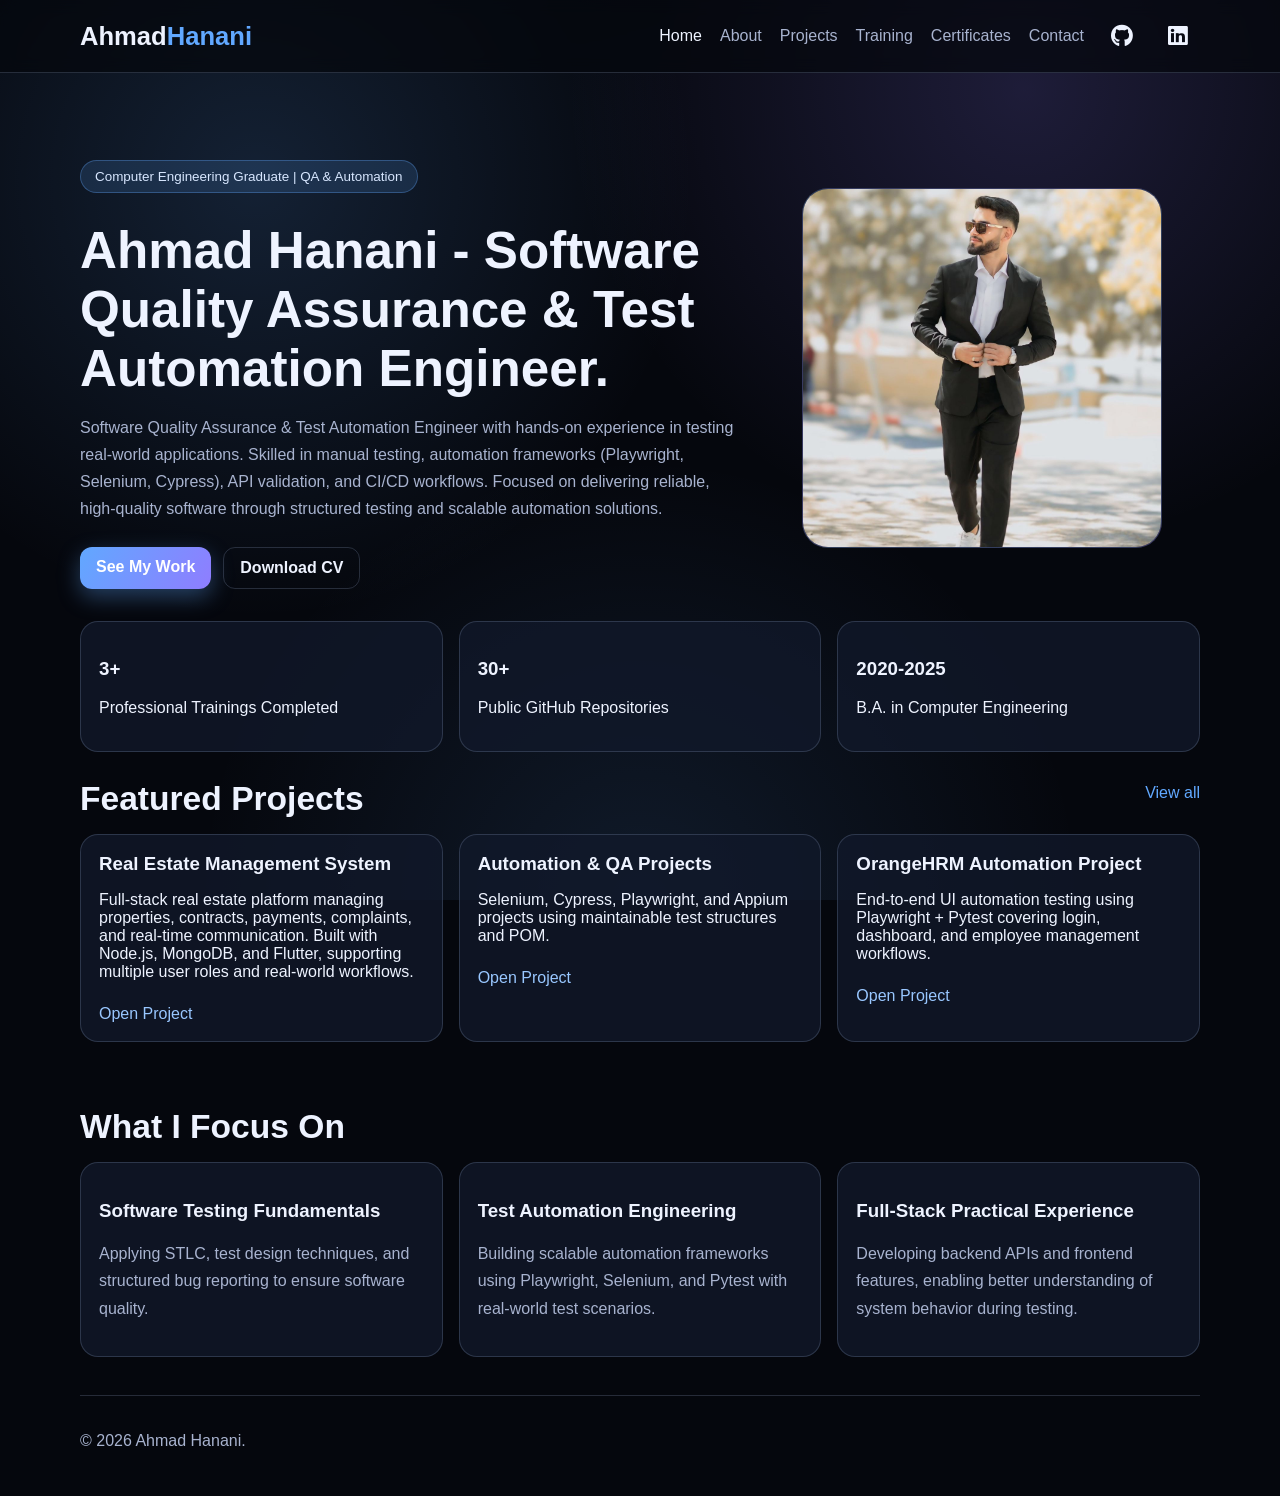
<file: index.html>
<!DOCTYPE html>
<html lang="en">
<head>
 <!-- Google tag (gtag.js) -->
<script async src="https://www.googletagmanager.com/gtag/js?id=G-GM6CDBLTRW"></script>
<script>
  window.dataLayer = window.dataLayer || [];
  function gtag(){dataLayer.push(arguments);}
  gtag('js', new Date());

  gtag('config', 'G-GM6CDBLTRW');
</script>
  <meta charset="UTF-8" />
  <meta name="viewport" content="width=device-width, initial-scale=1.0" />
  <title>Ahmad Hanani | QA Engineer Portfolio</title>
  <meta name="description" content="Portfolio of Ahmad Hanani - QA Engineer, Automation Tester, and Junior Developer." />
  <link rel="stylesheet" href="style.css" />
  <link rel="stylesheet" href="https://cdnjs.cloudflare.com/ajax/libs/font-awesome/6.5.0/css/all.min.css">
</head>
<body>
  <div class="bg-animation" aria-hidden="true"></div>

  <header class="site-header">
    <nav class="nav container">
  <a class="logo" href="index.html">Ahmad<span>Hanani</span></a>

  <div class="nav-right">
    <ul class="nav-links" id="navLinks">
      <li><a class="active" href="index.html">Home</a></li>
      <li><a href="about.html">About</a></li>
      <li><a href="projects.html">Projects</a></li>
      <li><a href="training.html">Training</a></li>
      <li><a href="certificates.html">Certificates</a></li>
      <li><a href="contact.html">Contact</a></li>
    </ul>

    <div class="nav-social">
      <a href="https://github.com/Ahmad-hanani22" target="_blank" rel="noreferrer" aria-label="GitHub">
        <i class="fab fa-github"></i>
      </a>
      <a href="https://www.linkedin.com/in/ahmad-hanani-aa2897350?utm_source=share_via&utm_content=profile&utm_medium=member_ios" target="_blank" rel="noreferrer" aria-label="LinkedIn">
        <i class="fab fa-linkedin"></i>
      </a>
    </div>

    <button class="menu-toggle" id="menuToggle" aria-label="Toggle navigation">Menu</button>
  </div>
</nav>
  </header>

  <main>
    <section class="hero container reveal">
      <div class="hero-text">
        <p class="badge">Computer Engineering Graduate | QA & Automation</p>
        <h1>Ahmad Hanani - Software Quality Assurance & Test Automation Engineer.</h1>
        <p class="muted">
          Software Quality Assurance & Test Automation Engineer with hands-on experience in testing real-world applications.

          Skilled in manual testing, automation frameworks (Playwright, Selenium, Cypress), API validation, and CI/CD workflows.

          Focused on delivering reliable, high-quality software through structured testing and scalable automation solutions.
        </p>
        <div class="hero-actions">
          <a class="btn btn-primary" href="projects.html">See My Work</a>
          <a class="btn btn-outline" href="Ahmad_hanani.pdf" download>Download CV</a>
        </div>
      </div>

      <div class="hero-image">
        <img src="profile.jpg" alt="Ahmad Hanani portrait" onerror="this.style.display='none'; this.parentElement.classList.add('fallback-avatar'); this.parentElement.setAttribute('data-initials','AH');" />
      </div>
    </section>

    <section class="container stats reveal">
      <article class="card">
        <h3>3+</h3>
        <p>Professional Trainings Completed</p>
      </article>
      <article class="card">
        <h3>30+</h3>
        <p>Public GitHub Repositories</p>
      </article>
      <article class="card">
        <h3>2020-2025</h3>
        <p>B.A. in Computer Engineering</p>
      </article>
    </section>

    <section class="container reveal">
      <div class="section-head">
        <h2>Featured Projects</h2>
        <a href="projects.html" class="text-link">View all</a>
      </div>
      <div class="grid">
        <article class="card project-card">
          <h3>Real Estate Management System</h3>
          <p>Full-stack real estate platform managing properties, contracts, payments, complaints, and real-time communication.

Built with Node.js, MongoDB, and Flutter, supporting multiple user roles and real-world workflows.</p>
          <a href="https://github.com/Ahmad-hanani22/Software_project_GP2" target="_blank" rel="noreferrer">Open Project</a>
        </article>
        <article class="card project-card">
          <h3>Automation & QA Projects</h3>
          <p>Selenium, Cypress, Playwright, and Appium projects using maintainable test structures and POM.</p>
          <a href="https://github.com/Ahmad-hanani22/HW2_AutomationTesting" target="_blank" rel="noreferrer">Open Project</a>
        </article>
        <article class="card project-card">
          <h3>OrangeHRM Automation Project</h3>
          <p>End-to-end UI automation testing using Playwright + Pytest covering login, dashboard, and employee management workflows.</p>
          <a href="https://github.com/Ahmad-hanani22/orange-hrm-playwright" target="_blank" rel="noreferrer">Open Project</a>
        </article>
      </div>
    </section>

    <section class="container reveal">
      <div class="section-head">
        <h2>What I Focus On</h2>
      </div>
      <div class="grid">
        <article class="card">
          <h3>Software Testing Fundamentals</h3>
          <p class="muted">Applying STLC, test design techniques, and structured bug reporting to ensure software quality.</p>
        </article>
        <article class="card">
          <h3>Test Automation Engineering</h3>
          <p class="muted">Building scalable automation frameworks using Playwright, Selenium, and Pytest with real-world test scenarios.</p>
        </article>
        <article class="card">
          <h3>Full-Stack Practical Experience</h3>
          <p class="muted">Developing backend APIs and frontend features, enabling better understanding of system behavior during testing.</p>
        </article>
      </div>
    </section>
  </main>

  <footer class="footer container">
    <p>© 2026 Ahmad Hanani.</p>
  </footer>

  <script src="script.js"></script>
</body>
</html>
</file>
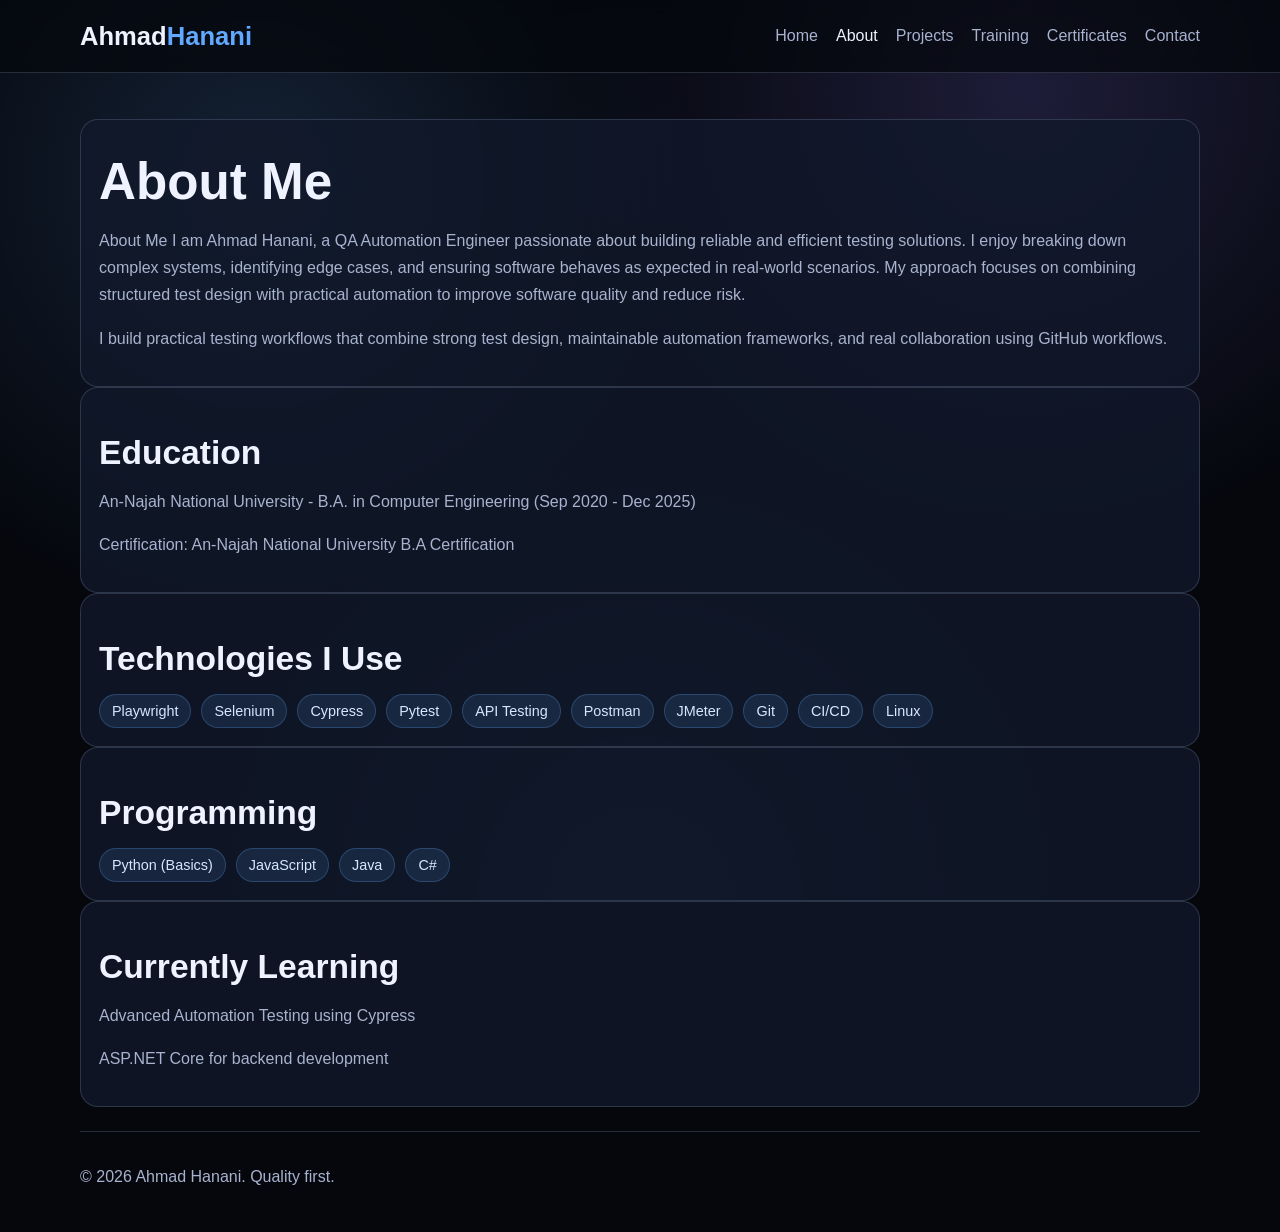
<file: about.html>
<!DOCTYPE html>
<html lang="en">
<head>
  <meta charset="UTF-8" />
  <meta name="viewport" content="width=device-width, initial-scale=1.0" />
  <title>About | Ahmad Hanani</title>
  <link rel="stylesheet" href="style.css" />
</head>
<body>
  <div class="bg-animation" aria-hidden="true"></div>

  <header class="site-header">
    <nav class="nav container">
      <a class="logo" href="index.html">Ahmad<span>Hanani</span></a>
      <button class="menu-toggle" id="menuToggle" aria-label="Toggle navigation">Menu</button>
      <ul class="nav-links" id="navLinks">
        <li><a href="index.html">Home</a></li>
        <li><a class="active" href="about.html">About</a></li>
        <li><a href="projects.html">Projects</a></li>
        <li><a href="training.html">Training</a></li>
        <li><a href="certificates.html">Certificates</a></li>
        <li><a href="contact.html">Contact</a></li>
      </ul>
    </nav>
  </header>

  <main class="content container">
    <section class="card reveal">
      <h1>About Me</h1>
      <p class="muted">
        About Me  

I am Ahmad Hanani, a QA Automation Engineer passionate about building reliable and efficient testing solutions.

I enjoy breaking down complex systems, identifying edge cases, and ensuring software behaves as expected in real-world scenarios.

My approach focuses on combining structured test design with practical automation to improve software quality and reduce risk.
      </p>
      <p class="muted">
        I build practical testing workflows that combine strong test design, maintainable automation frameworks, and real collaboration using GitHub workflows.
      </p>
    </section>

    <section class="card reveal">
      <h2>Education</h2>
      <p class="muted">
        An-Najah National University - B.A. in Computer Engineering (Sep 2020 - Dec 2025)
      </p>
      <p class="muted">
        Certification: An-Najah National University B.A Certification
      </p>
    </section>

    <section class="card reveal">
  <h2>Technologies I Use</h2>
  <div class="tags">
    <span>Playwright</span>
    <span>Selenium</span>
    <span>Cypress</span>
    <span>Pytest</span>
    <span>API Testing</span>
    <span>Postman</span>
    <span>JMeter</span>
    <span>Git</span>
    <span>CI/CD</span>
    <span>Linux</span>
  </div>

</section>
<section class="card reveal">
  <h2>Programming</h2>
  <div class="tags">
    <span>Python (Basics)</span>
    <span>JavaScript</span>
    <span>Java</span>
    <span>C#</span>
  </div>
</section>

    <section class="card reveal">
      <h2>Currently Learning</h2>
      <p class="muted">
        Advanced Automation Testing using Cypress
      </p>
       <p class="muted">ASP.NET Core for backend development</p>
    </section>
  </main>

  <footer class="footer container">
    <p>© 2026 Ahmad Hanani. Quality first.</p>
  </footer>

  <script src="script.js"></script>
</body>
</html>
</file>
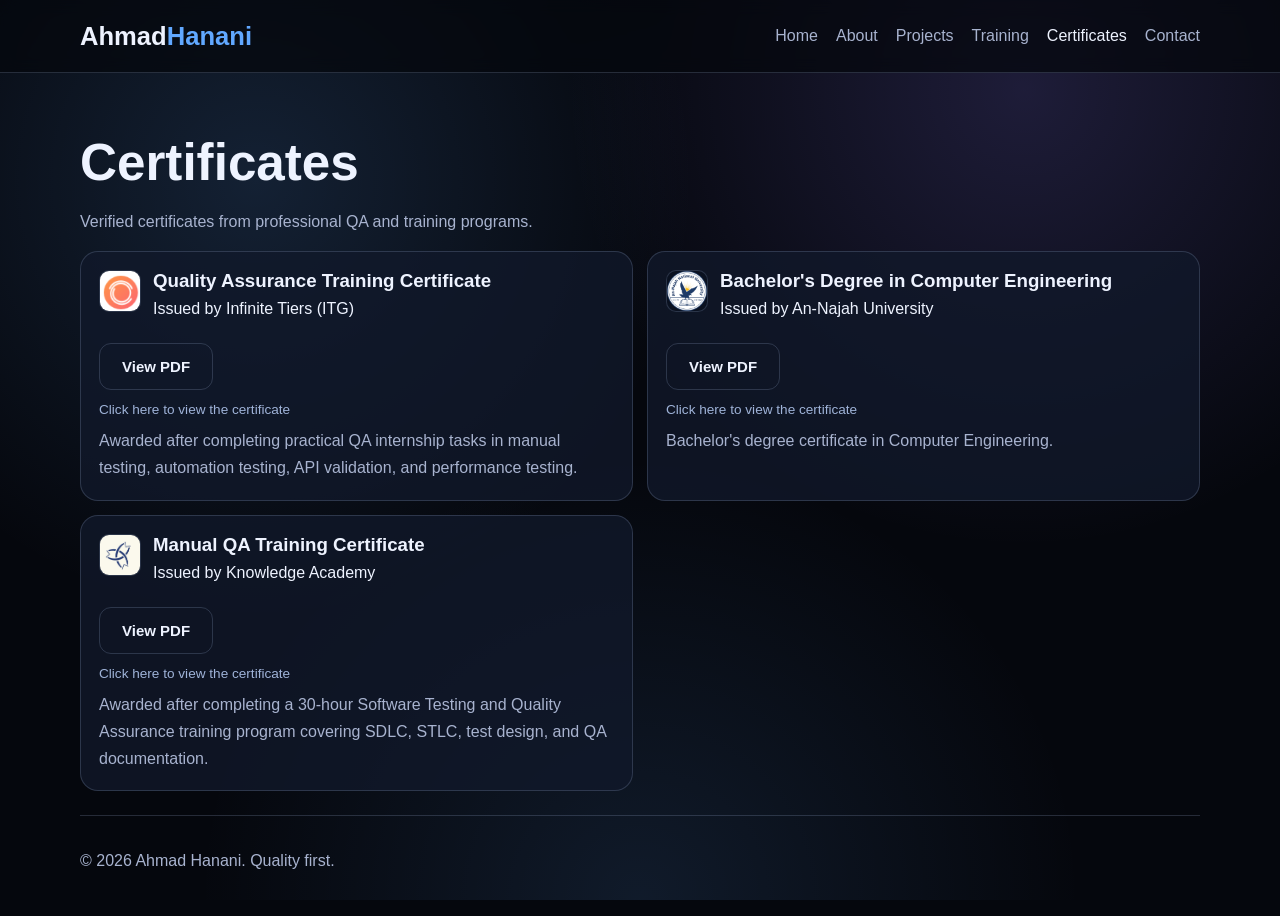
<file: certificates.html>
<!DOCTYPE html>
<html lang="en">
<head>
  <meta charset="UTF-8" />
  <meta name="viewport" content="width=device-width, initial-scale=1.0" />
  <title>Certificates | Ahmad Hanani</title>
  <link rel="stylesheet" href="style.css" />
</head>
<body>
  <div class="bg-animation" aria-hidden="true"></div>

  <header class="site-header">
    <nav class="nav container">
      <a class="logo" href="index.html">Ahmad<span>Hanani</span></a>
      <button class="menu-toggle" id="menuToggle" aria-label="Toggle navigation">Menu</button>
      <ul class="nav-links" id="navLinks">
        <li><a href="index.html">Home</a></li>
        <li><a href="about.html">About</a></li>
        <li><a href="projects.html">Projects</a></li>
        <li><a href="training.html">Training</a></li>
        <li><a class="active" href="certificates.html">Certificates</a></li>
        <li><a href="contact.html">Contact</a></li>
      </ul>
    </nav>
  </header>

  <main class="content container">
    <section class="reveal">
      <h1>Certificates</h1>
      <p class="muted">Verified certificates from professional QA and training programs.</p>
    </section>

    <section class="cert-list reveal">
      <article class="card cert-item">
        <div class="company-head">
          <img class="logo-sm" src="logos/itg.png" alt="Infinite Tiers logo" onerror="this.style.display='none'" />
          <div>
            <h3>Quality Assurance Training Certificate</h3>
            <p class="meta">Issued by Infinite Tiers (ITG)</p>
          </div>
        </div>
        
        <div class="cert-actions">
  <a class="btn btn-outline" href="certificates/itg-certificate.pdf" target="_blank">View PDF</a>
  <p class="cert-note">Click here to view the certificate</p>
</div>
        <p class="muted">
          Awarded after completing practical QA internship tasks in manual testing, automation testing, API validation, and performance testing.
        </p>
      </article>

      <article class="card cert-item">
        <div class="company-head">
          <img class="logo-sm" src="logos/an-najah-university.png" alt="An-Najah University logo" onerror="this.style.display='none'" />
          <div>
            <h3>Bachelor's Degree in Computer Engineering</h3>
            <p class="meta">Issued by An-Najah University</p>
          </div>
        </div>
       
       <div class="cert-actions">
  <a class="btn btn-outline" href="certificates/an-najah-certificate.pdf" target="_blank">View PDF</a>
  <p class="cert-note">Click here to view the certificate</p>
</div>
        <p class="muted">
          Bachelor's degree certificate in Computer Engineering.
        </p>
      </article>

      <article class="card cert-item">
        <div class="company-head">
          <img class="logo-sm" src="logos/knowledge-academy.png" alt="Knowledge Academy logo" onerror="this.style.display='none'" />
          <div>
            <h3>Manual QA Training Certificate</h3>
            <p class="meta">Issued by Knowledge Academy</p>
          </div>
        </div>
       <div class="cert-actions">
  <a class="btn btn-outline" href="certificates/knowledge-academy-certificate.pdf" target="_blank">View PDF</a>
  <p class="cert-note">Click here to view the certificate</p>
</div>
        <p class="muted">
          Awarded after completing a 30-hour Software Testing and Quality Assurance training program covering SDLC, STLC, test design, and QA documentation.
        </p>
      </article>
    </section>
  </main>

  <footer class="footer container">
    <p>© 2026 Ahmad Hanani. Quality first.</p>
  </footer>

  <script src="script.js"></script>
</body>
</html>
</file>
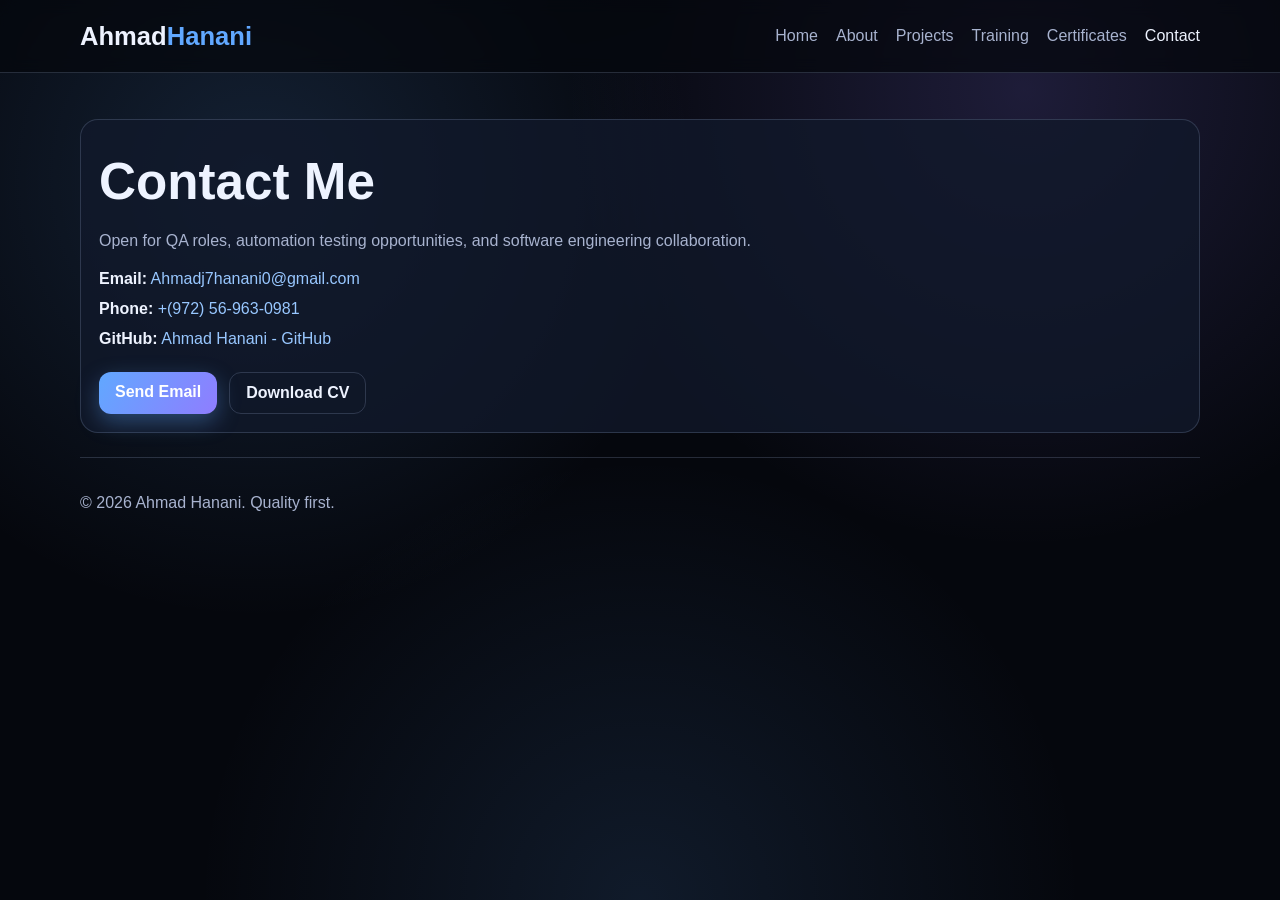
<file: contact.html>
<!DOCTYPE html>
<html lang="en">
<head>
  <meta charset="UTF-8" />
  <meta name="viewport" content="width=device-width, initial-scale=1.0" />
  <title>Contact | Ahmad Hanani</title>
  <link rel="stylesheet" href="style.css" />
</head>
<body>
  <div class="bg-animation" aria-hidden="true"></div>

  <header class="site-header">
    <nav class="nav container">
      <a class="logo" href="index.html">Ahmad<span>Hanani</span></a>
      <button class="menu-toggle" id="menuToggle" aria-label="Toggle navigation">Menu</button>
      <ul class="nav-links" id="navLinks">
        <li><a href="index.html">Home</a></li>
        <li><a href="about.html">About</a></li>
        <li><a href="projects.html">Projects</a></li>
        <li><a href="training.html">Training</a></li>
        <li><a href="certificates.html">Certificates</a></li>
        <li><a class="active" href="contact.html">Contact</a></li>
      </ul>
    </nav>
  </header>

  <main class="content container">
    <section class="card reveal">
      <h1>Contact Me</h1>
      <p class="muted">Open for QA roles, automation testing opportunities, and software engineering collaboration.</p>
      <ul class="contact-list">
        <li><strong>Email:</strong> <a href="mailto:Ahmadj7hanani0@gmail.com">Ahmadj7hanani0@gmail.com</a></li>
        <li><strong>Phone:</strong> <a href="tel:+972569630981">+(972) 56-963-0981</a></li>
        <li><strong>GitHub:</strong> <a href="https://github.com/Ahmad-hanani22" target="_blank" rel="noreferrer">Ahmad Hanani - GitHub</a></li>
      </ul>
      <div class="hero-actions">
        <a class="btn btn-primary" href="mailto:Ahmadj7hanani@gmail.com">Send Email</a>
        <a class="btn btn-outline" href="Ahmad hanani.docx" download>Download CV</a>
      </div>
    </section>
  </main>

  <footer class="footer container">
    <p>© 2026 Ahmad Hanani. Quality first.</p>
  </footer>

  <script src="script.js"></script>
</body>
</html>
</file>
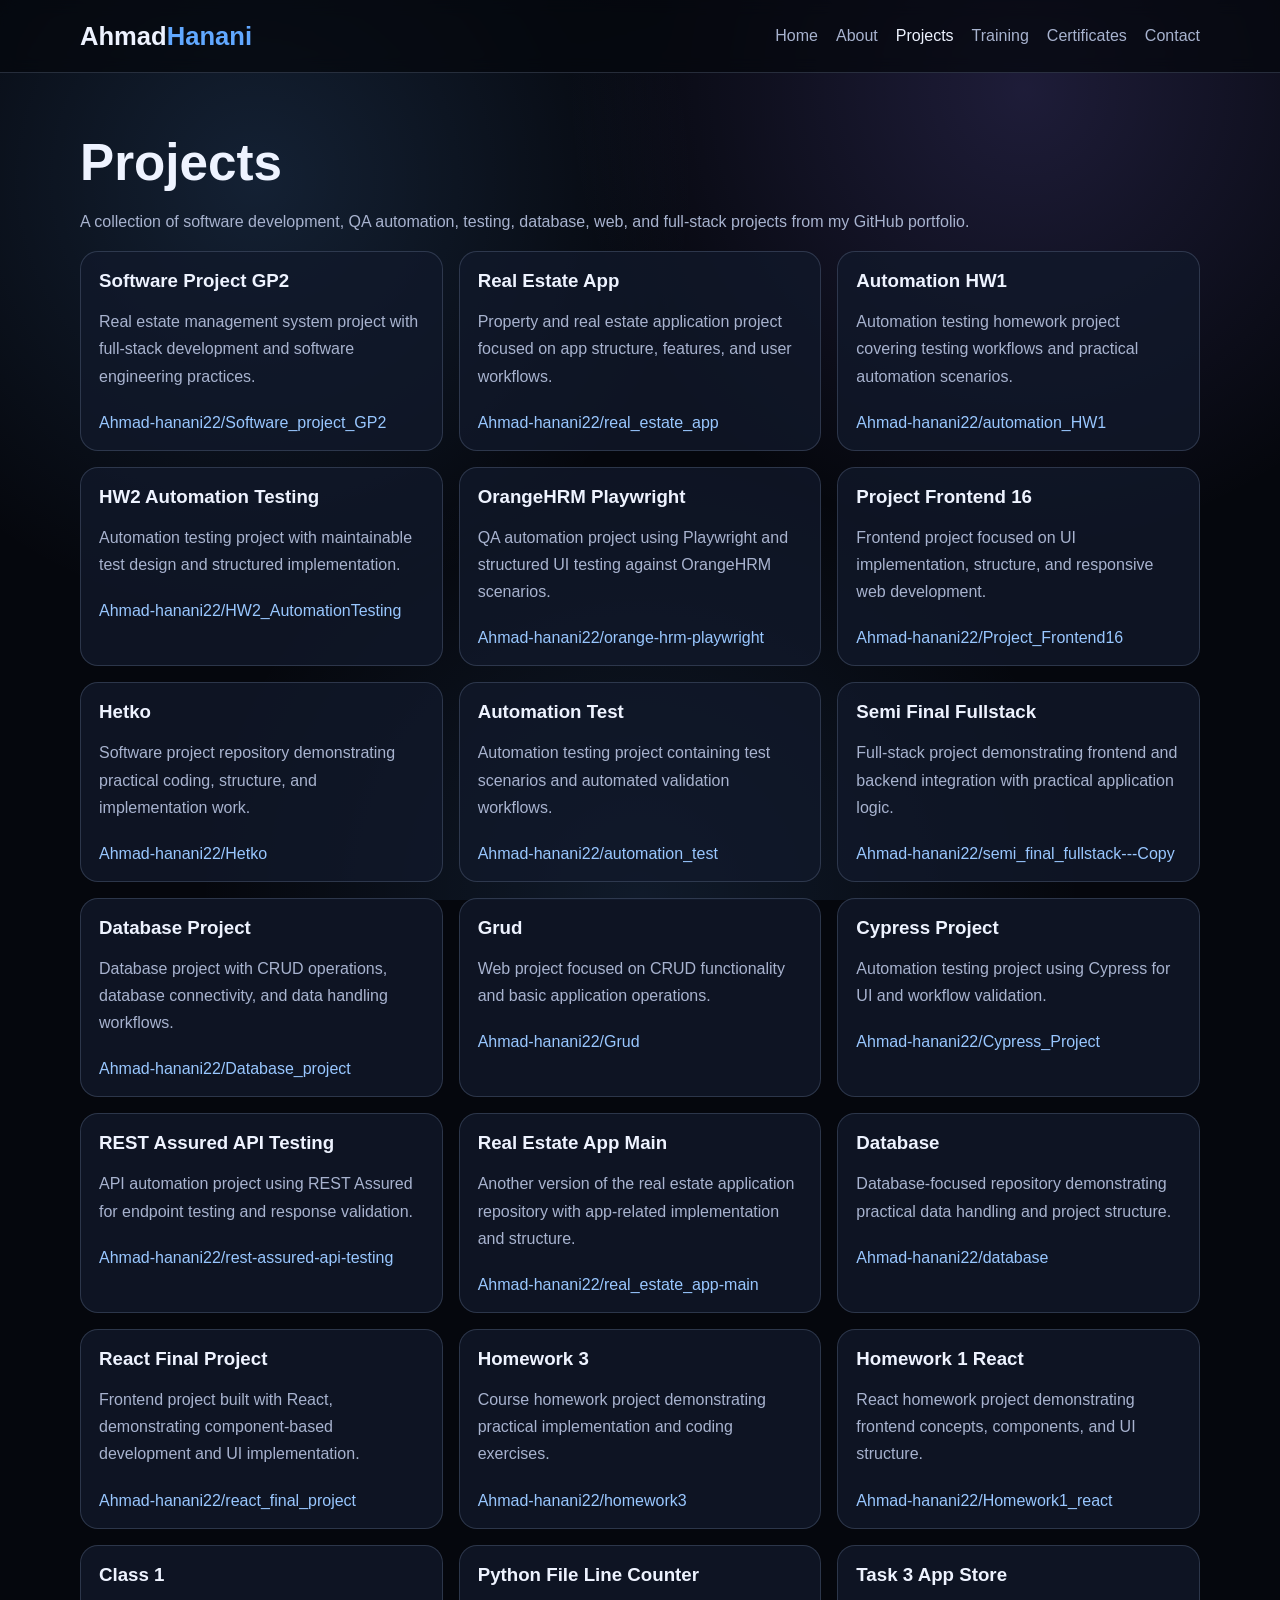
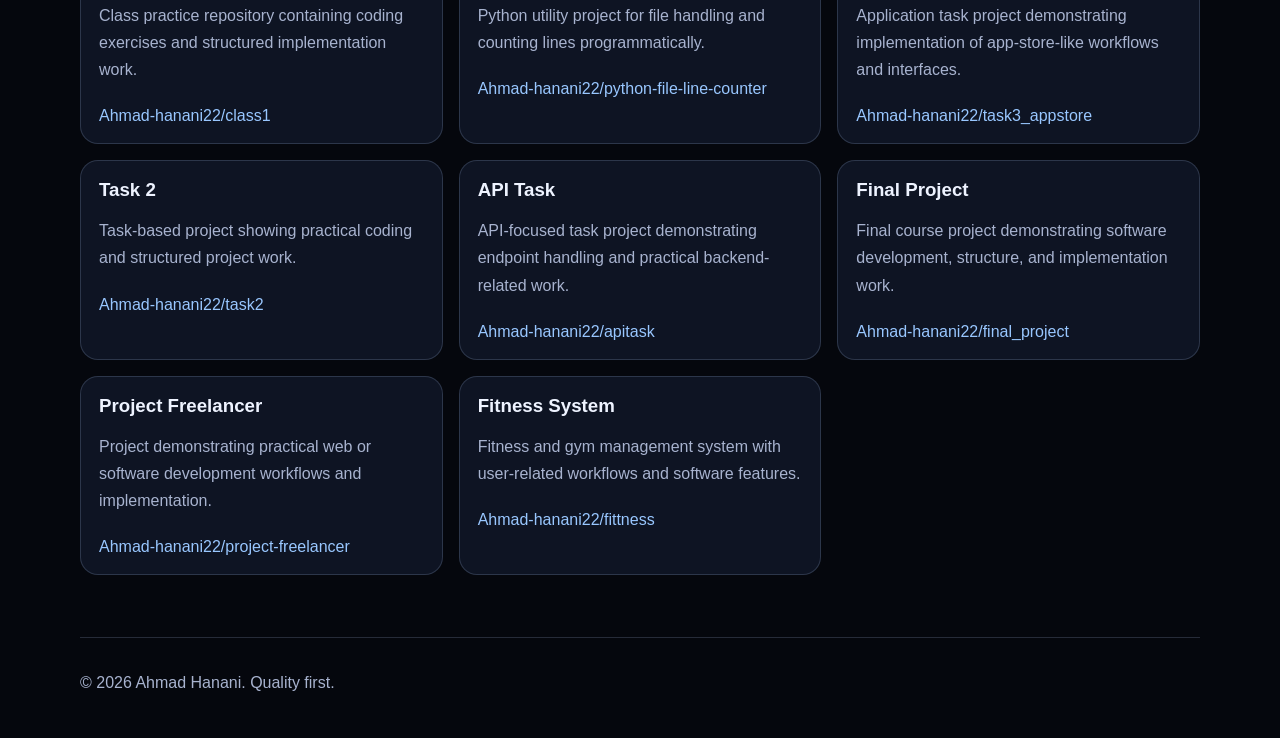
<file: projects.html>
<!DOCTYPE html>
<html lang="en">
<head>
  <meta charset="UTF-8" />
  <meta name="viewport" content="width=device-width, initial-scale=1.0" />
  <title>Projects | Ahmad Hanani</title>
  <link rel="stylesheet" href="style.css" />
</head>
<body>
  <div class="bg-animation" aria-hidden="true"></div>

  <header class="site-header">
    <nav class="nav container">
      <a class="logo" href="index.html">Ahmad<span>Hanani</span></a>
      <button class="menu-toggle" id="menuToggle" aria-label="Toggle navigation">Menu</button>
      <ul class="nav-links" id="navLinks">
        <li><a href="index.html">Home</a></li>
        <li><a href="about.html">About</a></li>
        <li><a class="active" href="projects.html">Projects</a></li>
        <li><a href="training.html">Training</a></li>
        <li><a href="certificates.html">Certificates</a></li>
        <li><a href="contact.html">Contact</a></li>
      </ul>
    </nav>
  </header>

  <main class="content container">
    <section class="reveal">
      <h1>Projects</h1>
      <p class="muted">
        A collection of software development, QA automation, testing, database, web, and full-stack projects from my GitHub portfolio.
      </p>
    </section>

    <section class="grid reveal">

      <article class="card project-card">
        <h3>Software Project GP2</h3>
        <p class="muted">Real estate management system project with full-stack development and software engineering practices.</p>
        <a href="https://github.com/Ahmad-hanani22/Software_project_GP2" target="_blank" rel="noreferrer">
          Ahmad-hanani22/Software_project_GP2
        </a>
      </article>

      <article class="card project-card">
        <h3>Real Estate App</h3>
        <p class="muted">Property and real estate application project focused on app structure, features, and user workflows.</p>
        <a href="https://github.com/Ahmad-hanani22/real_estate_app" target="_blank" rel="noreferrer">
          Ahmad-hanani22/real_estate_app
        </a>
      </article>

      <article class="card project-card">
        <h3>Automation HW1</h3>
        <p class="muted">Automation testing homework project covering testing workflows and practical automation scenarios.</p>
        <a href="https://github.com/Ahmad-hanani22/automation_HW1" target="_blank" rel="noreferrer">
          Ahmad-hanani22/automation_HW1
        </a>
      </article>

      <article class="card project-card">
        <h3>HW2 Automation Testing</h3>
        <p class="muted">Automation testing project with maintainable test design and structured implementation.</p>
        <a href="https://github.com/Ahmad-hanani22/HW2_AutomationTesting" target="_blank" rel="noreferrer">
          Ahmad-hanani22/HW2_AutomationTesting
        </a>
      </article>

      <article class="card project-card">
        <h3>OrangeHRM Playwright</h3>
        <p class="muted">QA automation project using Playwright and structured UI testing against OrangeHRM scenarios.</p>
        <a href="https://github.com/Ahmad-hanani22/orange-hrm-playwright" target="_blank" rel="noreferrer">
          Ahmad-hanani22/orange-hrm-playwright
        </a>
      </article>

      <article class="card project-card">
        <h3>Project Frontend 16</h3>
        <p class="muted">Frontend project focused on UI implementation, structure, and responsive web development.</p>
        <a href="https://github.com/Ahmad-hanani22/Project_Frontend16" target="_blank" rel="noreferrer">
          Ahmad-hanani22/Project_Frontend16
        </a>
      </article>

      <article class="card project-card">
        <h3>Hetko</h3>
        <p class="muted">Software project repository demonstrating practical coding, structure, and implementation work.</p>
        <a href="https://github.com/Ahmad-hanani22/Hetko" target="_blank" rel="noreferrer">
          Ahmad-hanani22/Hetko
        </a>
      </article>

      <article class="card project-card">
        <h3>Automation Test</h3>
        <p class="muted">Automation testing project containing test scenarios and automated validation workflows.</p>
        <a href="https://github.com/Ahmad-hanani22/automation_test" target="_blank" rel="noreferrer">
          Ahmad-hanani22/automation_test
        </a>
      </article>

      <article class="card project-card">
        <h3>Semi Final Fullstack</h3>
        <p class="muted">Full-stack project demonstrating frontend and backend integration with practical application logic.</p>
        <a href="https://github.com/Ahmad-hanani22/semi_final_fullstack---Copy" target="_blank" rel="noreferrer">
          Ahmad-hanani22/semi_final_fullstack---Copy
        </a>
      </article>

      <article class="card project-card">
        <h3>Database Project</h3>
        <p class="muted">Database project with CRUD operations, database connectivity, and data handling workflows.</p>
        <a href="https://github.com/Ahmad-hanani22/Database_project" target="_blank" rel="noreferrer">
          Ahmad-hanani22/Database_project
        </a>
      </article>

      <article class="card project-card">
        <h3>Grud</h3>
        <p class="muted">Web project focused on CRUD functionality and basic application operations.</p>
        <a href="https://github.com/Ahmad-hanani22/Grud" target="_blank" rel="noreferrer">
          Ahmad-hanani22/Grud
        </a>
      </article>

      <article class="card project-card">
        <h3>Cypress Project</h3>
        <p class="muted">Automation testing project using Cypress for UI and workflow validation.</p>
        <a href="https://github.com/Ahmad-hanani22/Cypress_Project" target="_blank" rel="noreferrer">
          Ahmad-hanani22/Cypress_Project
        </a>
      </article>

      <article class="card project-card">
        <h3>REST Assured API Testing</h3>
        <p class="muted">API automation project using REST Assured for endpoint testing and response validation.</p>
        <a href="https://github.com/Ahmad-hanani22/rest-assured-api-testing" target="_blank" rel="noreferrer">
          Ahmad-hanani22/rest-assured-api-testing
        </a>
      </article>

      <article class="card project-card">
        <h3>Real Estate App Main</h3>
        <p class="muted">Another version of the real estate application repository with app-related implementation and structure.</p>
        <a href="https://github.com/Ahmad-hanani22/real_estate_app-main" target="_blank" rel="noreferrer">
          Ahmad-hanani22/real_estate_app-main
        </a>
      </article>

      <article class="card project-card">
        <h3>Database</h3>
        <p class="muted">Database-focused repository demonstrating practical data handling and project structure.</p>
        <a href="https://github.com/Ahmad-hanani22/database" target="_blank" rel="noreferrer">
          Ahmad-hanani22/database
        </a>
      </article>

      <article class="card project-card">
        <h3>React Final Project</h3>
        <p class="muted">Frontend project built with React, demonstrating component-based development and UI implementation.</p>
        <a href="https://github.com/Ahmad-hanani22/react_final_project" target="_blank" rel="noreferrer">
          Ahmad-hanani22/react_final_project
        </a>
      </article>

      <article class="card project-card">
        <h3>Homework 3</h3>
        <p class="muted">Course homework project demonstrating practical implementation and coding exercises.</p>
        <a href="https://github.com/Ahmad-hanani22/homework3" target="_blank" rel="noreferrer">
          Ahmad-hanani22/homework3
        </a>
      </article>

      <article class="card project-card">
        <h3>Homework 1 React</h3>
        <p class="muted">React homework project demonstrating frontend concepts, components, and UI structure.</p>
        <a href="https://github.com/Ahmad-hanani22/Homework1_react" target="_blank" rel="noreferrer">
          Ahmad-hanani22/Homework1_react
        </a>
      </article>

      <article class="card project-card">
        <h3>Class 1</h3>
        <p class="muted">Class practice repository containing coding exercises and structured implementation work.</p>
        <a href="https://github.com/Ahmad-hanani22/class1" target="_blank" rel="noreferrer">
          Ahmad-hanani22/class1
        </a>
      </article>

      <article class="card project-card">
        <h3>Python File Line Counter</h3>
        <p class="muted">Python utility project for file handling and counting lines programmatically.</p>
        <a href="https://github.com/Ahmad-hanani22/python-file-line-counter" target="_blank" rel="noreferrer">
          Ahmad-hanani22/python-file-line-counter
        </a>
      </article>

      <article class="card project-card">
        <h3>Task 3 App Store</h3>
        <p class="muted">Application task project demonstrating implementation of app-store-like workflows and interfaces.</p>
        <a href="https://github.com/Ahmad-hanani22/task3_appstore" target="_blank" rel="noreferrer">
          Ahmad-hanani22/task3_appstore
        </a>
      </article>

      <article class="card project-card">
        <h3>Task 2</h3>
        <p class="muted">Task-based project showing practical coding and structured project work.</p>
        <a href="https://github.com/Ahmad-hanani22/task2" target="_blank" rel="noreferrer">
          Ahmad-hanani22/task2
        </a>
      </article>

      <article class="card project-card">
        <h3>API Task</h3>
        <p class="muted">API-focused task project demonstrating endpoint handling and practical backend-related work.</p>
        <a href="https://github.com/Ahmad-hanani22/apitask" target="_blank" rel="noreferrer">
          Ahmad-hanani22/apitask
        </a>
      </article>

      <article class="card project-card">
        <h3>Final Project</h3>
        <p class="muted">Final course project demonstrating software development, structure, and implementation work.</p>
        <a href="https://github.com/Ahmad-hanani22/final_project" target="_blank" rel="noreferrer">
          Ahmad-hanani22/final_project
        </a>
      </article>

      <article class="card project-card">
        <h3>Project Freelancer</h3>
        <p class="muted">Project demonstrating practical web or software development workflows and implementation.</p>
        <a href="https://github.com/Ahmad-hanani22/project-freelancer" target="_blank" rel="noreferrer">
          Ahmad-hanani22/project-freelancer
        </a>
      </article>

      <article class="card project-card">
        <h3>Fitness System</h3>
        <p class="muted">Fitness and gym management system with user-related workflows and software features.</p>
        <a href="https://github.com/Ahmad-hanani22/fittness" target="_blank" rel="noreferrer">
          Ahmad-hanani22/fittness
        </a>
      </article>

    </section>
  </main>

  <footer class="footer container">
    <p>© 2026 Ahmad Hanani. Quality first.</p>
  </footer>

  <script src="script.js"></script>
</body>
</html>
</file>
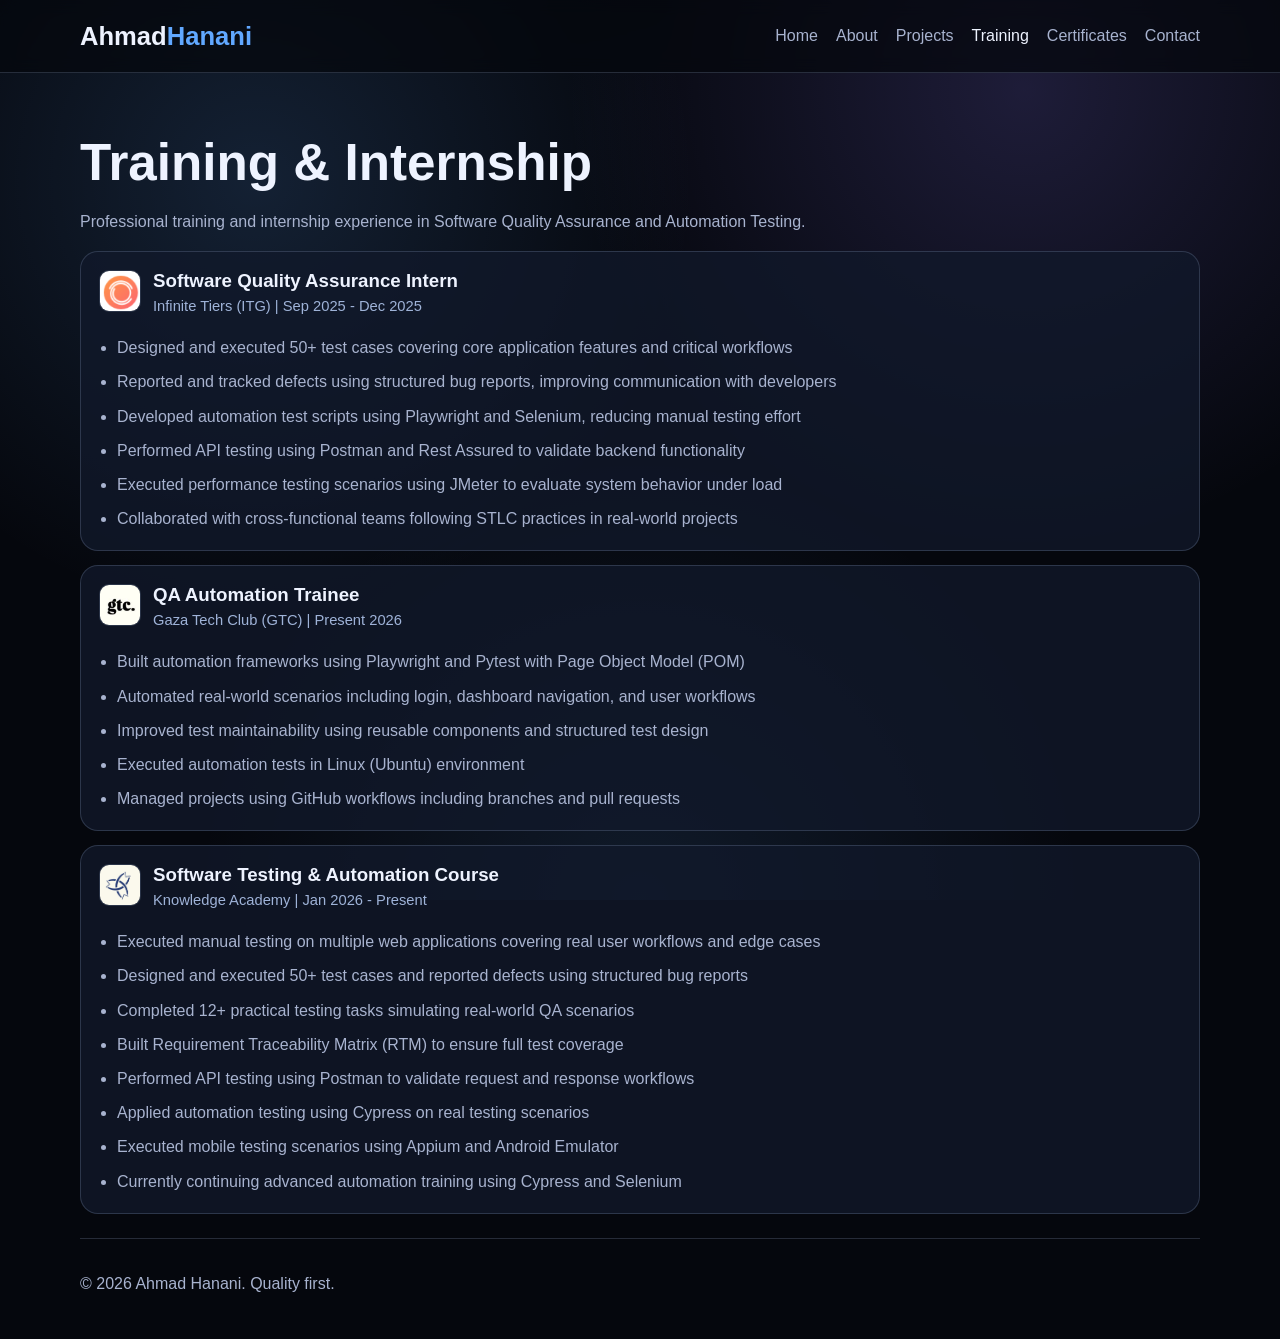
<file: training.html>
<!DOCTYPE html>
<html lang="en">
<head>
  <meta charset="UTF-8" />
  <meta name="viewport" content="width=device-width, initial-scale=1.0" />
  <title>Training | Ahmad Hanani</title>
  <link rel="stylesheet" href="style.css" />
</head>
<body>
  <div class="bg-animation" aria-hidden="true"></div>

  <header class="site-header">
    <nav class="nav container">
      <a class="logo" href="index.html">Ahmad<span>Hanani</span></a>
      <button class="menu-toggle" id="menuToggle" aria-label="Toggle navigation">Menu</button>
      <ul class="nav-links" id="navLinks">
        <li><a href="index.html">Home</a></li>
        <li><a href="about.html">About</a></li>
        <li><a href="projects.html">Projects</a></li>
        <li><a class="active" href="training.html">Training</a></li>
        <li><a href="certificates.html">Certificates</a></li>
        <li><a href="contact.html">Contact</a></li>
      </ul>
    </nav>
  </header>

  <main class="content container">
    <section class="reveal">
      <h1>Training & Internship</h1>
      <p class="muted">Professional training and internship experience in Software Quality Assurance and Automation Testing.</p>
    </section>

    <section class="timeline reveal">
      <article class="card timeline-item">
        <div class="company-head">
          <img class="logo-sm" src="logos/itg.png" alt="Infinite Tiers logo" onerror="this.style.display='none'" />
          <div>
            <h3>Software Quality Assurance Intern</h3>
            <p class="meta">Infinite Tiers (ITG) | Sep 2025 - Dec 2025</p>
          </div>
        </div>
       <ul class="details-list muted">
  <li>Designed and executed 50+ test cases covering core application features and critical workflows</li>
  <li>Reported and tracked defects using structured bug reports, improving communication with developers</li>
  <li>Developed automation test scripts using Playwright and Selenium, reducing manual testing effort</li>
  <li>Performed API testing using Postman and Rest Assured to validate backend functionality</li>
  <li>Executed performance testing scenarios using JMeter to evaluate system behavior under load</li>
  <li>Collaborated with cross-functional teams following STLC practices in real-world projects</li>
</ul>
      </article>

      <article class="card timeline-item">
        <div class="company-head">
          <img class="logo-sm" src="logos/gazateachclub.png" alt="Gaza Tech Club logo" onerror="this.style.display='none'" />
          <div>
            <h3>QA Automation Trainee</h3>
            <p class="meta">Gaza Tech Club (GTC) | Present 2026</p>
          </div>
        </div>
       <ul class="details-list muted">
  <li>Built automation frameworks using Playwright and Pytest with Page Object Model (POM)</li>
  <li>Automated real-world scenarios including login, dashboard navigation, and user workflows</li>
  <li>Improved test maintainability using reusable components and structured test design</li>
  <li>Executed automation tests in Linux (Ubuntu) environment</li>
  <li>Managed projects using GitHub workflows including branches and pull requests</li>
</ul>
      </article>

      <article class="card timeline-item">
        <div class="company-head">
          <img class="logo-sm" src="logos/knowledge-academy.png" alt="Knowledge Academy logo" onerror="this.style.display='none'" />
          <div>
            <h3>Software Testing & Automation Course</h3>
            <p class="meta">Knowledge Academy | Jan 2026 - Present</p>
          </div>
        </div>
        <ul class="details-list muted">
  <li>Executed manual testing on multiple web applications covering real user workflows and edge cases</li>
  <li>Designed and executed 50+ test cases and reported defects using structured bug reports</li>
  <li>Completed 12+ practical testing tasks simulating real-world QA scenarios</li>
  <li>Built Requirement Traceability Matrix (RTM) to ensure full test coverage</li>
  <li>Performed API testing using Postman to validate request and response workflows</li>
  <li>Applied automation testing using Cypress on real testing scenarios</li>
  <li>Executed mobile testing scenarios using Appium and Android Emulator</li>
  <li>Currently continuing advanced automation training using Cypress and Selenium</li>
</ul>
      </article>
    </section>
  </main>

  <footer class="footer container">
    <p>© 2026 Ahmad Hanani. Quality first.</p>
  </footer>

  <script src="script.js"></script>
</body>
</html>
</file>
<file: style.css>
:root {
  --bg: #05070d;
  --bg-soft: #0c1220;
  --card: #11192b;
  --text: #eef3ff;
  --muted: #a8b3cf;
  --primary: #61a8ff;
  --primary-2: #8f7dff;
  --border: rgba(170, 190, 230, 0.2);
}

* {
  box-sizing: border-box;
}

html {
  scroll-behavior: smooth;
}

body {
  margin: 0;
  font-family: "Segoe UI", Tahoma, Geneva, Verdana, sans-serif;
  background: var(--bg);
  color: var(--text);
  min-height: 100vh;
  overflow-x: hidden;
}

.bg-animation {
  position: fixed;
  inset: 0;
  z-index: -1;
  background:
    radial-gradient(circle at 20% 20%, rgba(97, 168, 255, 0.16), transparent 35%),
    radial-gradient(circle at 80% 10%, rgba(143, 125, 255, 0.18), transparent 35%),
    radial-gradient(circle at 50% 100%, rgba(97, 168, 255, 0.12), transparent 40%),
    #05070d;
  animation: floatBg 12s ease-in-out infinite alternate;
}

@keyframes floatBg {
  from {
    transform: translateY(0) scale(1);
  }
  to {
    transform: translateY(-12px) scale(1.02);
  }
}

.container {
  width: min(1120px, 90%);
  margin: 0 auto;
}

.site-header {
  position: sticky;
  top: 0;
  z-index: 10;
  backdrop-filter: blur(8px);
  background: rgba(5, 7, 13, 0.72);
  border-bottom: 1px solid var(--border);
}

.nav {
  display: flex;
  align-items: center;
  justify-content: space-between;
  min-height: 72px;
}

.logo {
  color: var(--text);
  font-size: clamp(1.25rem, 2.6vw, 1.6rem);
  font-weight: 700;
  text-decoration: none;
}

.logo span {
  color: var(--primary);
}

.nav-links {
  list-style: none;
  display: flex;
  gap: 18px;
  padding: 0;
  margin: 0;
}

.nav-links a {
  color: var(--muted);
  text-decoration: none;
  transition: color 0.25s ease;
}

.nav-links a:hover,
.nav-links a.active {
  color: var(--text);
}

.menu-toggle {
  display: none;
  background: transparent;
  border: 1px solid var(--border);
  color: var(--text);
  padding: 8px 10px;
  border-radius: 10px;
}

.hero {
  display: grid;
  grid-template-columns: 1.5fr 1fr;
  gap: 28px;
  align-items: center;
  padding: 74px 0 32px;
}

.badge {
  display: inline-block;
  background: rgba(97, 168, 255, 0.15);
  border: 1px solid rgba(97, 168, 255, 0.32);
  color: #d8e7ff;
  padding: 8px 14px;
  border-radius: 999px;
  font-size: 0.84rem;
}

h1 {
  font-size: clamp(2rem, 4.5vw, 3.2rem);
  margin: 14px 0;
}

h2 {
  font-size: clamp(1.45rem, 3vw, 2.1rem);
  margin-bottom: 16px;
}

.muted {
  color: var(--muted);
  line-height: 1.7;
}

.hero-actions {
  display: flex;
  gap: 12px;
  margin-top: 24px;
}

.btn {
  text-decoration: none;
  border-radius: 12px;
  padding: 11px 16px;
  font-weight: 600;
  transition: transform 0.24s ease, box-shadow 0.24s ease, background 0.24s ease;
}

.btn:hover {
  transform: translateY(-2px);
}

.btn-primary {
  background: linear-gradient(120deg, var(--primary), var(--primary-2));
  color: #fff;
  box-shadow: 0 8px 22px rgba(97, 168, 255, 0.35);
}

.btn-outline {
  border: 1px solid var(--border);
  color: var(--text);
}

.hero-image {
  width: min(360px, 100%);
  aspect-ratio: 1 / 1;
  border-radius: 26px;
  background: linear-gradient(140deg, #13203a, #1c1740);
  border: 1px solid var(--border);
  overflow: hidden;
  justify-self: center;
  display: grid;
  place-items: center;
}

.hero-image img {
  width: 100%;
  height: 100%;
  object-fit: cover;
  transform: translateY(-150px);
}

.hero-image.fallback-avatar::before {
  content: attr(data-initials);
  font-size: 3.2rem;
  font-weight: 800;
  color: #dce8ff;
}

.stats,
.grid {
  display: grid;
  grid-template-columns: repeat(3, minmax(0, 1fr));
  gap: 16px;
}

.grid {
  margin-bottom: 38px;
}

.section-head {
  display: flex;
  align-items: center;
  justify-content: space-between;
}

.text-link {
  color: var(--primary);
  text-decoration: none;
}

.card {
  background: rgba(17, 25, 43, 0.78);
  border: 1px solid var(--border);
  border-radius: 18px;
  padding: 18px;
  transition: transform 0.24s ease, border-color 0.24s ease;
}

.card:hover {
  transform: translateY(-5px);
  border-color: rgba(97, 168, 255, 0.45);
}

.project-card a {
  color: #99c7ff;
  text-decoration: none;
  word-break: break-word;
  display: inline-block;
  margin-top: 8px;
}

.project-card h3 {
  margin-top: 0;
  margin-bottom: 10px;
}

.content {
  padding: 46px 0 24px;
}

.tags {
  display: flex;
  flex-wrap: wrap;
  gap: 10px;
}

.tags span {
  background: rgba(97, 168, 255, 0.12);
  color: #d8e7ff;
  border: 1px solid rgba(97, 168, 255, 0.25);
  border-radius: 999px;
  padding: 8px 12px;
  font-size: 0.9rem;
}

.contact-list {
  list-style: none;
  padding: 0;
  margin: 0;
  display: grid;
  gap: 12px;
}

.contact-list a {
  color: #98c7ff;
  text-decoration: none;
}

.timeline {
  display: grid;
  gap: 14px;
}

.timeline-item h3 {
  margin: 0 0 6px;
}

.company-head {
  display: flex;
  align-items: flex-start;
  gap: 12px;
  margin-bottom: 10px;
}

.logo-sm {
  width: 42px;
  height: 42px;
  border-radius: 10px;
  object-fit: cover;
  border: 1px solid var(--border);
  background: #0a1120;
  flex-shrink: 0;
}

.timeline-item .meta {
  color: #9fb3d8;
  margin: 0 0 10px;
  font-size: 0.92rem;
}

.details-list {
  margin: 0;
  padding-left: 18px;
  display: grid;
  gap: 7px;
}

.cert-list {
  display: grid;
  grid-template-columns: repeat(2, minmax(0, 1fr));
  gap: 14px;
}

.cert-item h3 {
  margin: 0 0 8px;
}

.cert-item p {
  margin: 0;
}

.cert-preview {
  margin: 10px 0 12px;
  min-height: 180px;
  border: 1px dashed rgba(151, 181, 236, 0.5);
  border-radius: 12px;
  display: grid;
  place-items: center;
  background: rgba(10, 17, 31, 0.7);
  overflow: hidden;
  position: relative;
}
.nav-icon {
  font-size: 22px;
  color: #a8b3cf;
  transition: 0.3s;
}

.nav-icon:hover {
  color: #8f7dff;
  transform: translateY(-2px);
}

.cert-preview .placeholder-text {
  color: #89a3ce;
  font-size: 0.9rem;
  text-align: center;
  padding: 0 12px;
}

.cert-preview img {
  position: absolute;
  inset: 0;
  width: 100%;
  height: 100%;
  object-fit: cover;
}

.cert-preview.has-image .placeholder-text {
  display: none;
}

.cert-actions {
  margin-top: 25px;
  margin-bottom: 10px;
}


.nav-right {
  display: flex;
  align-items: center;
  gap: 16px;
}

.nav-social {
  display: flex;
  align-items: center;
  gap: 12px;
}

.nav-social a {
  color: var(--text);
  text-decoration: none;
  font-size: 1.4rem; /* larger, consistent icon size */
  display: inline-flex;
  align-items: center;
  justify-content: center;
  width: 44px;
  height: 44px;
  border-radius: 8px;
  transition: color 0.25s ease, transform 0.25s ease, background 0.25s ease;
}

.nav-social a i {
  font-size: 1.4rem; /* ensure the <i> icon matches container size */
  line-height: 1;
}

.nav-social a:hover {
  color: var(--primary);
  background: rgba(97, 168, 255, 0.08);
  transform: translateY(-2px);
}

/* Responsive: larger social icons and menu button on small screens */
@media (max-width: 600px) {
  .nav-social a {
    font-size: 1.9rem;
    width: 44px;
    height: 44px;
    border-radius: 8px;
  }
  .nav-social a i {
    font-size: 1.9rem;
  }
  .menu-toggle {
    display: inline-block;
    padding: 8px 12px;
    font-size: 0.95rem;
    border-radius: 10px;
  }
}

@media (max-width: 900px) {
  .nav-right {
    gap: 10px;
  }

  .nav-social {
    display: flex;
    gap: 10px;
  }

  .nav-social a {
    font-size: 1rem;
  }

  .nav-links {
    display: none;
    position: absolute;
    right: 5%;
    top: 70px;
    flex-direction: column;
    width: 210px;
    background: #0c1323;
    border: 1px solid var(--border);
    padding: 12px;
    border-radius: 12px;
  }

  .nav-links.open {
    display: flex;
  }
}

.cert-actions .btn {
  display: inline-block;
  padding: 14px 22px;
  font-size: 15px;
  border-radius: 12px;
  margin-bottom: 12px; 
}

.cert-note {
  font-size: 0.85rem;
  color: #9fb3d8;
  display: block;
  margin-top: 8px;
}

.footer {
  border-top: 1px solid var(--border);
  padding: 20px 0 30px;
  color: var(--muted);
}

.js .reveal {
  opacity: 0;
  transform: translateY(24px);
  transition: opacity 0.7s ease, transform 0.7s ease;
}

.js .reveal.show {
  opacity: 1;
  transform: translateY(0);
}
@media (max-width: 900px) {
  .hero {
    grid-template-columns: 1fr;
    padding-top: 40px;
  }

  .stats,
  .grid,
  .cert-list {
    grid-template-columns: 1fr;
  }

  .menu-toggle {
    display: inline-block;
  }

  .nav-links {
    display: none;
    position: absolute;
    right: 5%;
    top: 70px;
    flex-direction: column;
    width: 210px;
    background: #0c1323;
    border: 1px solid var(--border);
    padding: 12px;
    border-radius: 12px;
  }

  .nav-links.open {
    display: flex;
  }
}
</file>
